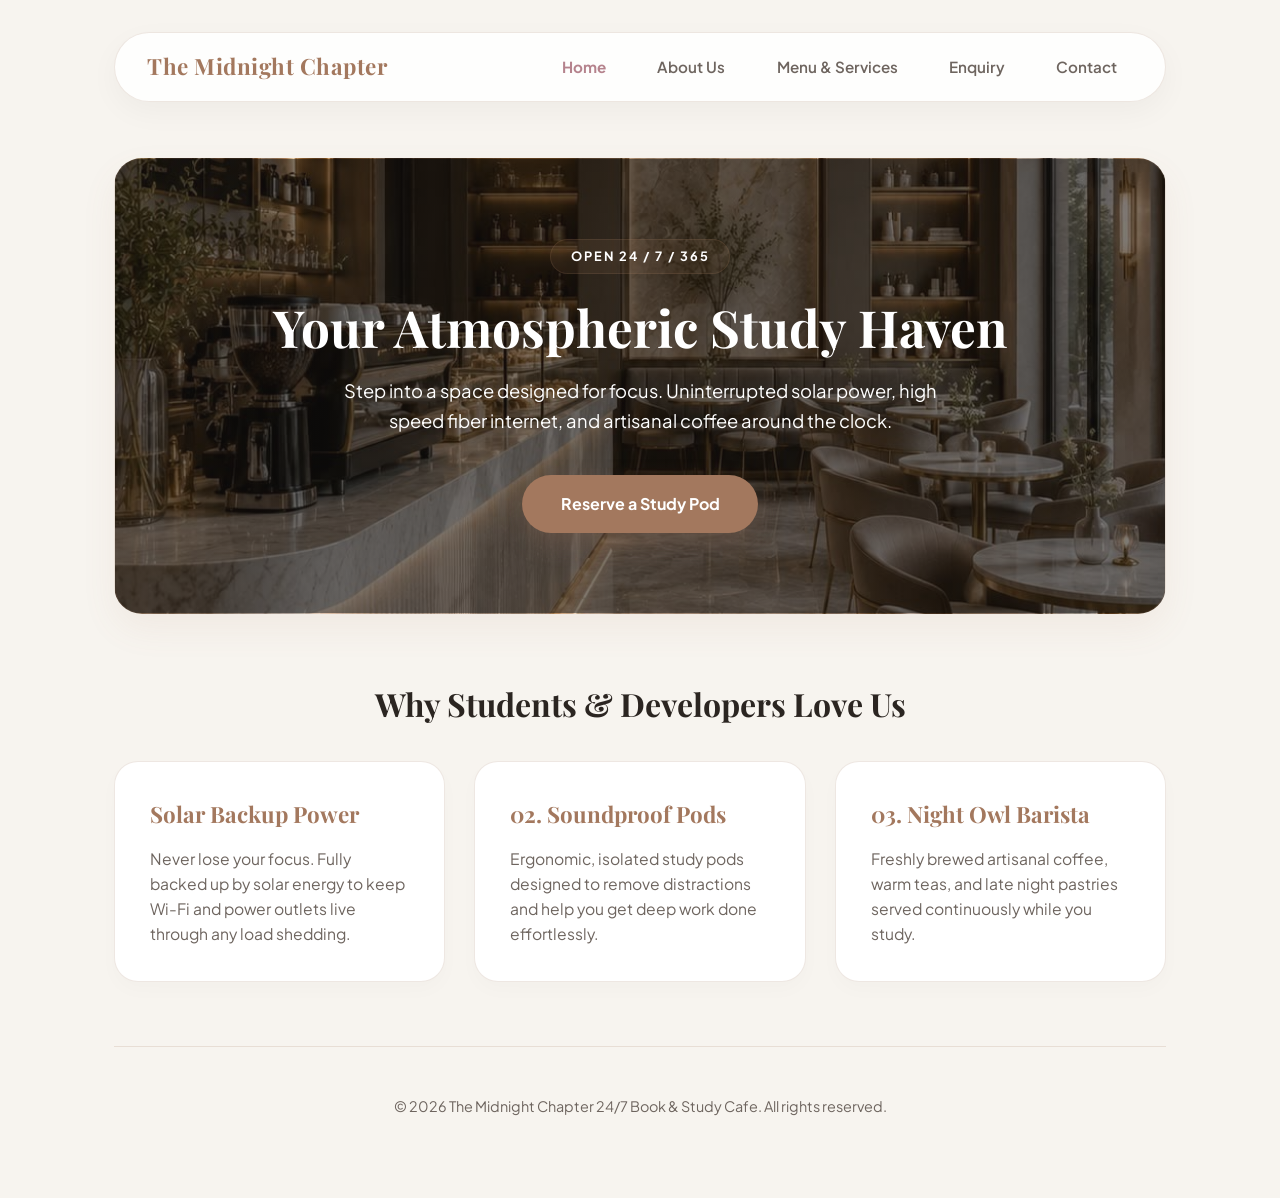
<file: index.html>
<!DOCTYPE html>
<html lang="en">
<head>
    <meta charset="UTF-8">
    <meta name="viewport" content="width=device-width, initial-scale=1.0">
    <title>The Midnight Chapter | 24/7 Book & Study Cafe</title>
    <meta name="description" content="Welcome to The Midnight Chapter, RichardsBay's premier 24/7 book & study cafe. Enjoy high speed fiber Wi-Fi, artisanal espresso, and secure study spaces anytime.">
    <link rel="stylesheet" href="css/styles.css">
    <link rel="stylesheet" href="https://unpkg.com/aos@next/dist/aos.css" />
</head>

<body>

    <header>
        <nav>
            <h2>The Midnight Chapter</h2>
            <button class="nav-toggle" id="navToggle" aria-label="toggle navigation">
            &#9776;
        </button>
        <ul id="navMenu">
                <li><a href="index.html">Home</a></li>
                <li><a href="about.html">About Us</a></li>
                <li><a href="products.html">Menu & Services</a></li>
                <li><a href="enquiry.html">Enquiry</a></li>
                <li><a href="contact.html">Contact</a></li>
            </ul>
        </nav>
    </header>

    <main>
        <!-- HERO SECTION WITH BUTTON & WHITE CARD BACKDROP -->
        <section class="hero" data-aos="fade-up">
            <div class="badge">Open 24 / 7 / 365</div>
            <h1>Your Atmospheric Study Haven</h1>
            <p>Step into a space designed for focus. Uninterrupted solar power, high speed fiber internet, and artisanal coffee around the clock.</p>
            <a href="enquiry.html" class="btn">Reserve a Study Pod</a>
        </section>

        <!-- 3-COLUMN FEATURE GRID -->
        <h2 class="section-title" data-aos="fade-up">Why Students & Developers Love Us</h2>
        <section class="grid">
            <article class="card" data-aos="fade-up" data-aos-delay="100">
                <h3>Solar Backup Power</h3>
                <p>Never lose your focus. Fully backed up by solar energy to keep Wi-Fi and power outlets live through any load shedding.</p>
            </article>

            <article class="card" data-aos="fade-up" data-aos-delay="200">
                <h3>02. Soundproof Pods</h3>
                <p>Ergonomic, isolated study pods designed to remove distractions and help you get deep work done effortlessly.</p>
            </article>

            <article class="card" data-aos="fade-up" data-aos-delay="300">
                <h3>03. Night Owl Barista</h3>
                <p>Freshly brewed artisanal coffee, warm teas, and late night pastries served continuously while you study.</p>
            </article>
        </section>
    </main>

    <footer>
        <p>&copy; 2026 The Midnight Chapter 24/7 Book & Study Cafe. All rights reserved.</p>
    </footer>

    <!-- LIGHTBOX MODAL OVERLAY -->
    <div id="lightboxModal" style="display: none; position: fixed; z-index: 9999; top: 0; left: 0; width: 100%; height: 100%; background-color: rgba(0, 0, 0, 0.85); justify-content: center; align-items: center; cursor: pointer;">
        <span style="position: absolute; top: 20px; right: 30px; color: #fff; font-size: 40px; font-weight: bold; cursor: pointer;">&times;</span>
        <img id="lightboxImg" style="max-width: 90%; max-height: 85vh; object-fit: contain; border-radius: 8px; box-shadow: 0 5px 25px rgba(0,0,0,0.5);">
    </div>

    <!-- AOS Animations JS -->
    <script src="https://unpkg.com/aos@next/dist/aos.js"></script>
    <script>
      AOS.init({
        duration: 800, // Animation speed (in milliseconds)
        once: true     // Animates only once when scrolling down
      });
    </script>
    <script src="js/script.js" defer></script>
</body>
</html>
</file>
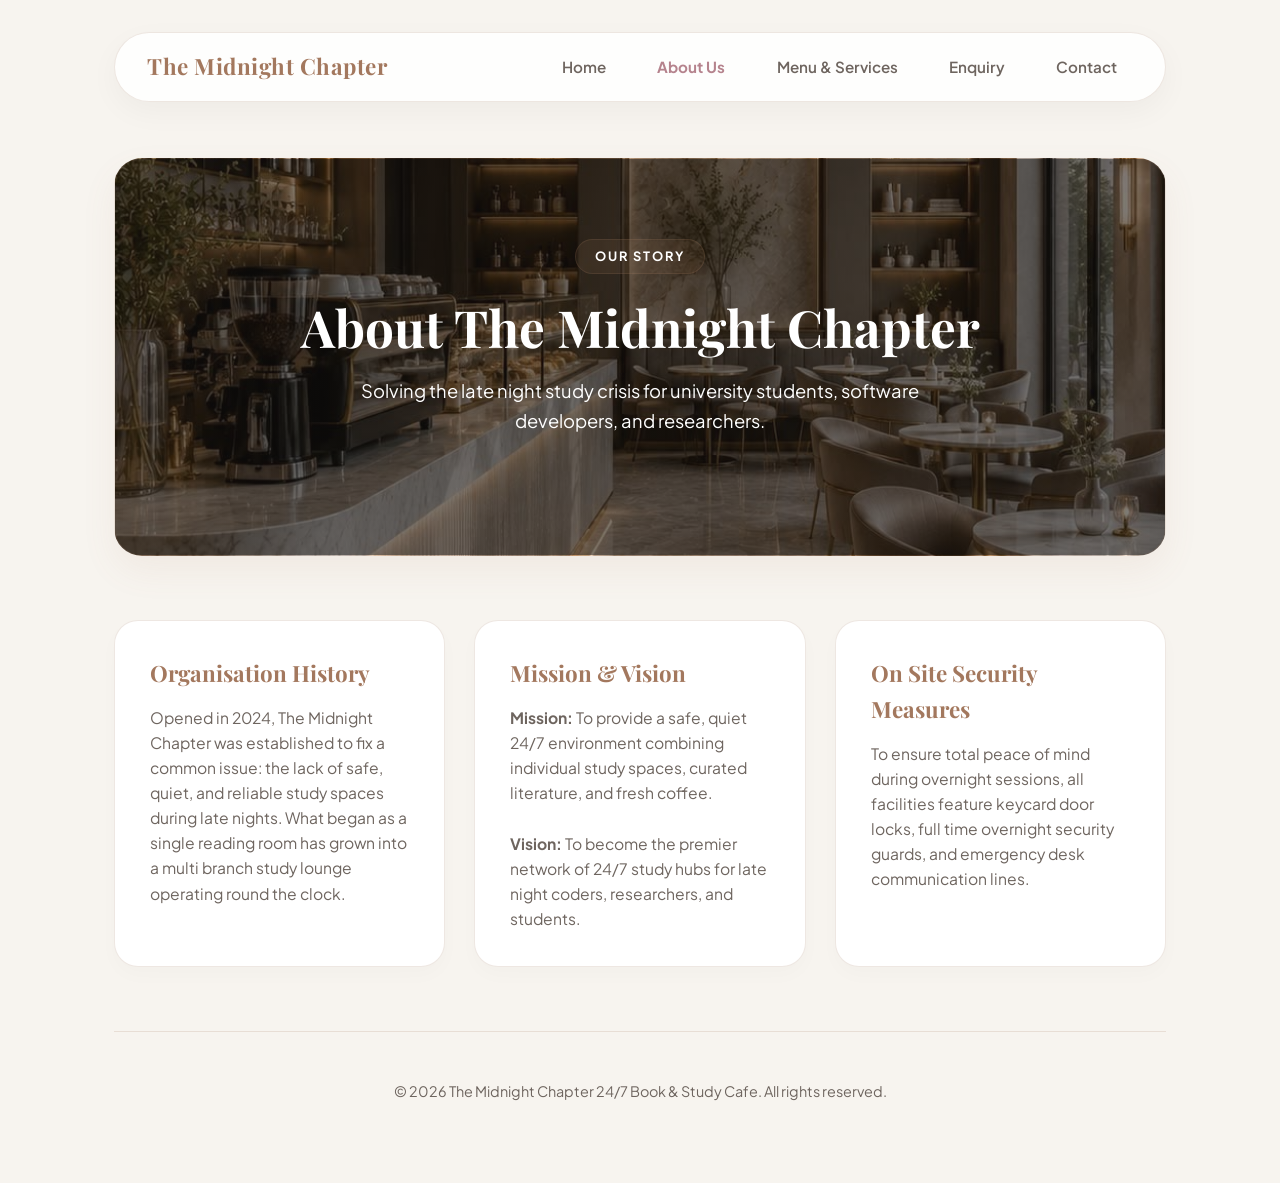
<file: about.html>
<!DOCTYPE html>
<html lang="en">
<head>
    <meta charset="UTF-8">
    <meta name="viewport" content="width=device-width, initial-scale=1.0">
    <title>About Us | The Midnight Chapter</title>
    <meta name="description" content="Learn about The Midnight Chapter's mission to provide students and night owls in Nelspruit with safe, quiet, and well-equipped 24/7 study lounges.">
    <link rel="stylesheet" href="css/styles.css">
    <link rel="stylesheet" href="https://unpkg.com/aos@next/dist/aos.css" />
</head>
<body>

    <header>
        <nav>
            <h2>The Midnight Chapter</h2>
            <button class="nav-toggle" id="navToggle" aria-label="toggle navigation">
            &#9776;
        </button>
        <ul id="navMenu">
                <li><a href="index.html">Home</a></li>
                <li><a href="about.html">About Us</a></li>
                <li><a href="products.html">Menu & Services</a></li>
                <li><a href="enquiry.html">Enquiry</a></li>
                <li><a href="contact.html">Contact</a></li>
            </ul>
        </nav>
    </header>

    <main>
        <section class="hero" data-aos="fade-up">
            <div class="badge">Our Story</div>
            <h1>About The Midnight Chapter</h1>
            <p>Solving the late night study crisis for university students, software developers, and researchers.</p>
        </section>

        <section class="grid">
            <article class="card" data-aos="fade-up">
                <h3>Organisation History</h3>
                <p>Opened in 2024, The Midnight Chapter was established to fix a common issue: the lack of safe, quiet, and reliable study spaces during late nights. What began as a single reading room has grown into a multi branch study lounge operating round the clock.</p>
            </article>

            <article class="card" data-aos="fade-up">
                <h3>Mission & Vision</h3>
                <p><strong>Mission:</strong> To provide a safe, quiet 24/7 environment combining individual study spaces, curated literature, and fresh coffee.</p>
                <br>
                <p><strong>Vision:</strong> To become the premier network of 24/7 study hubs for late night coders, researchers, and students.</p>
            </article>

            <article class="card" data-aos="fade-up">
                <h3>On Site Security Measures</h3>
                <p>To ensure total peace of mind during overnight sessions, all facilities feature keycard door locks, full time overnight security guards, and emergency desk communication lines.</p>
            </article>
        </section>
    </main>

    <footer>
        <p>&copy; 2026 The Midnight Chapter 24/7 Book & Study Cafe. All rights reserved.</p>
    </footer>

    <!-- AOS Animations JS -->
    <script src="https://unpkg.com/aos@next/dist/aos.js"></script>
    <script>
      AOS.init({
        duration: 800, // Animation speed (in milliseconds)
        once: true     // Animates only once when scrolling down
      });
    </script>
    <script src="js/script.js" defer></script>
</body>
</html>
</file>
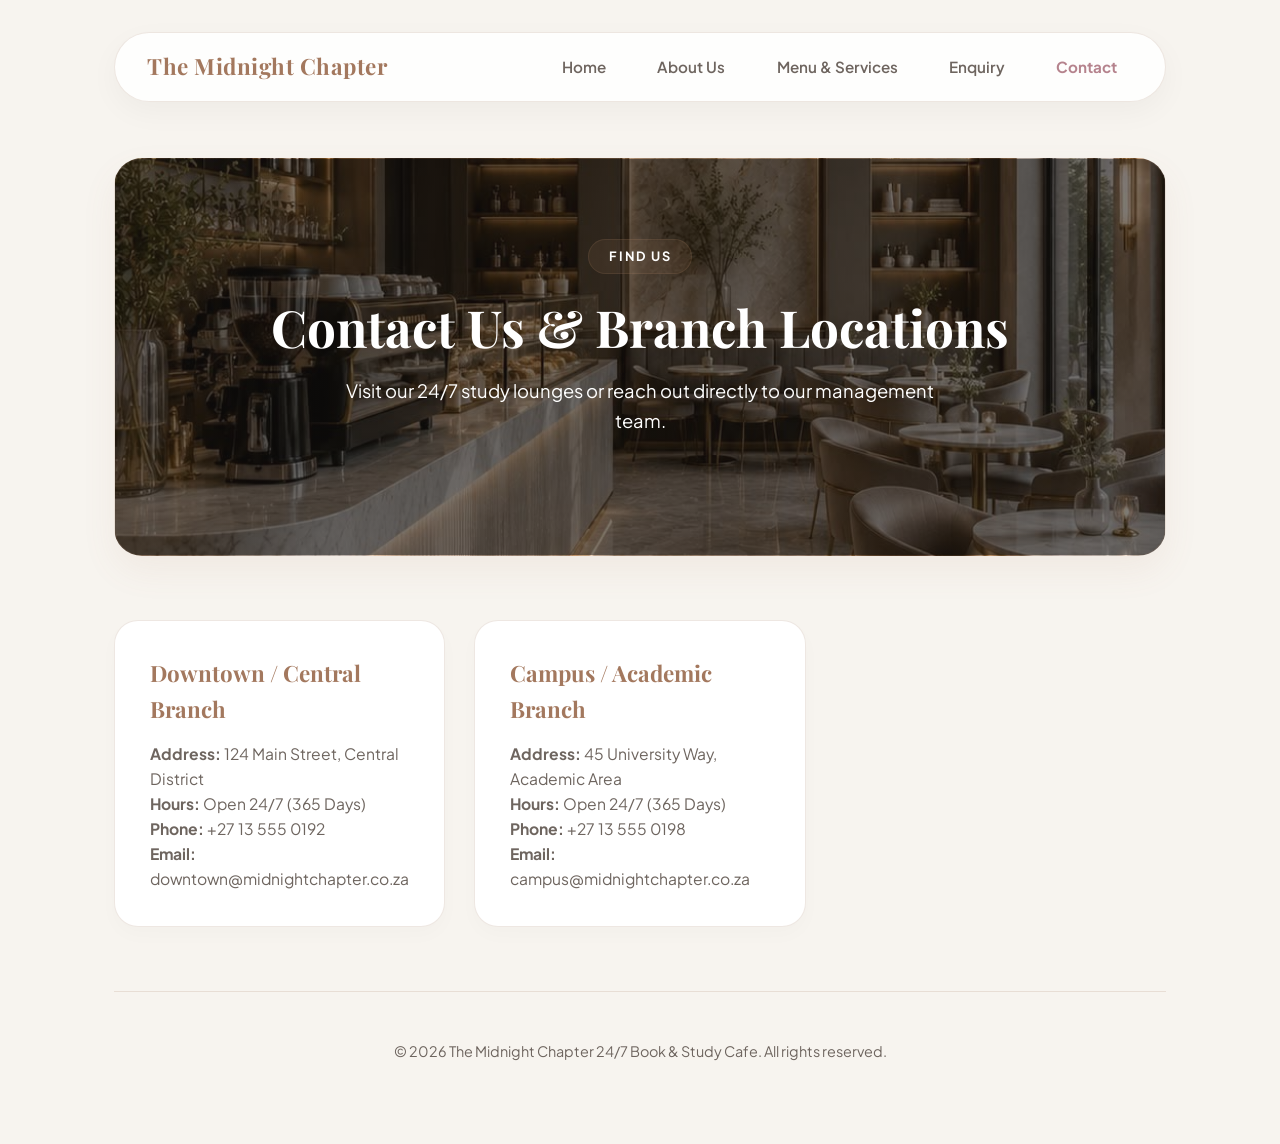
<file: contact.html>
<!DOCTYPE html>
<html lang="en">
<head>
    <meta charset="UTF-8">
    <meta name="viewport" content="width=device-width, initial-scale=1.0">
    <title>Contact & Locations | The Midnight Chapter</title>
    <meta name="description" content="Get in touch with The Midnight Chapter team or view operating hours and branch information for our 24/7 study lounges.">
    <link rel="stylesheet" href="css/styles.css">
    <!-- AOS Animations CSS -->
    <link rel="stylesheet" href="https://unpkg.com/aos@next/dist/aos.css" />
</head>
<body>

    <header>
        <nav>
            <h2>The Midnight Chapter</h2>
            <button class="nav-toggle" id="navToggle" aria-label="toggle navigation">
                &#9776;
            </button>
            <ul id="navMenu">
                <li><a href="index.html">Home</a></li>
                <li><a href="about.html">About Us</a></li>
                <li><a href="products.html">Menu & Services</a></li>
                <li><a href="enquiry.html">Enquiry</a></li>
                <li><a href="contact.html">Contact</a></li>
            </ul>
        </nav>
    </header>

    <main>
        <section class="hero" data-aos="fade-up">
            <div class="badge">Find Us</div>
            <h1>Contact Us & Branch Locations</h1>
            <p>Visit our 24/7 study lounges or reach out directly to our management team.</p>
        </section>

        <!-- BRANCH CARDS -->
        <section class="grid">
            <article class="card" data-aos="fade-up">
                <h3>Downtown / Central Branch</h3>
                <p><strong>Address:</strong> 124 Main Street, Central District</p>
                <p><strong>Hours:</strong> Open 24/7 (365 Days)</p>
                <p><strong>Phone:</strong> +27 13 555 0192</p>
                <p><strong>Email:</strong> downtown@midnightchapter.co.za</p>
            </article>

            <article class="card" data-aos="fade-up">
                <h3>Campus / Academic Branch</h3>
                <p><strong>Address:</strong> 45 University Way, Academic Area</p>
                <p><strong>Hours:</strong> Open 24/7 (365 Days)</p>
                <p><strong>Phone:</strong> +27 13 555 0198</p>
                <p><strong>Email:</strong> campus@midnightchapter.co.za</p>
            </article>
        </section>
    </main>

    <footer>
        <p>&copy; 2026 The Midnight Chapter 24/7 Book & Study Cafe. All rights reserved.</p>
    </footer>
    
    <script src="https://unpkg.com/aos@next/dist/aos.js"></script>
    <script>
      AOS.init({
        duration: 800, // Animation speed (in milliseconds)
        once: true     // Animates only once when scrolling down
      });
    </script>
    <script src="js/script.js" defer></script>
</body>
</html>
</file>
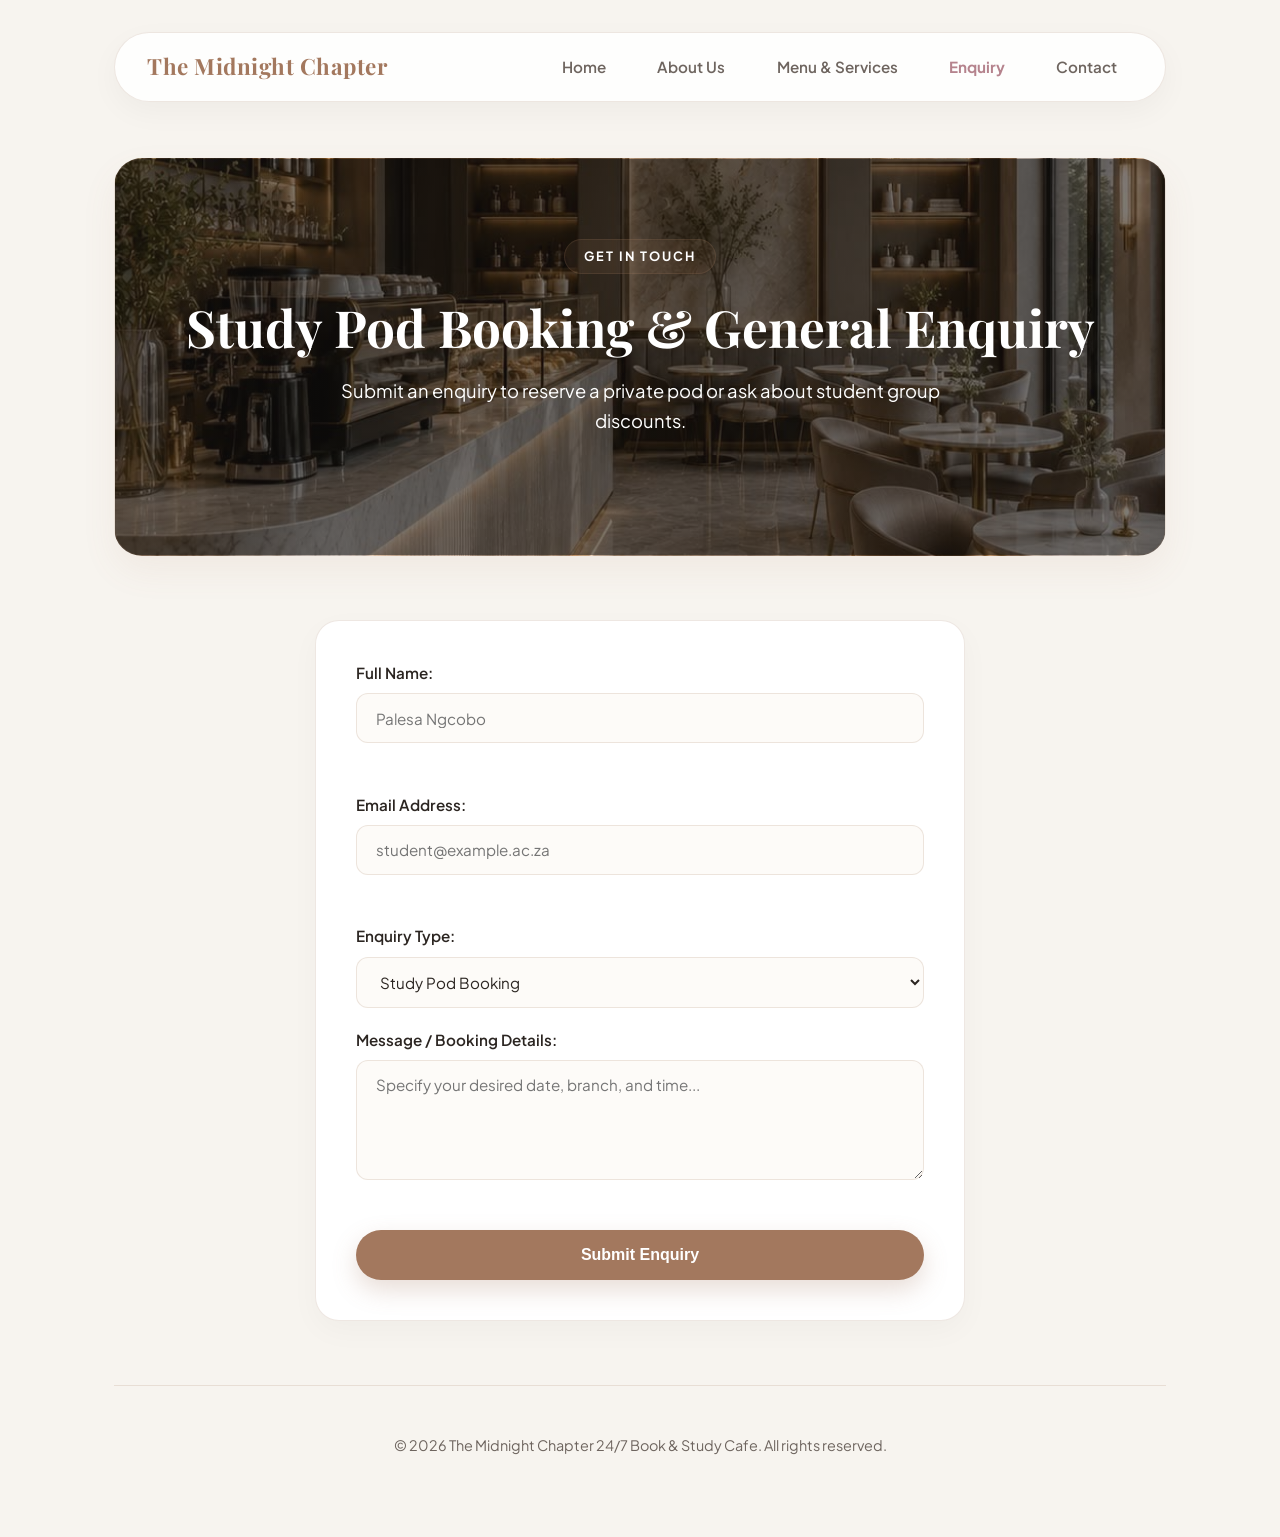
<file: enquiry.html>
<!DOCTYPE html>
<html lang="en">
<head>
    <meta charset="UTF-8">
    <meta name="viewport" content="width=device-width, initial-scale=1.0">
    <title>Enquiry | The Midnight Chapter</title>
    <meta name="description" content="Reserve a private study pod or inquire about student group discounts at The Midnight Chapter. Submit your booking details online today.">
    <link rel="stylesheet" href="css/styles.css">
    <link rel="stylesheet" href="https://unpkg.com/aos@next/dist/aos.css" />
</head>
<body>

    <header>
        <nav>
            <h2>The Midnight Chapter</h2>
            <button class="nav-toggle" id="navToggle" aria-label="toggle navigation">
                &#9776;
            </button>
            <ul id="navMenu">
                <li><a href="index.html">Home</a></li>
                <li><a href="about.html">About Us</a></li>
                <li><a href="products.html">Menu & Services</a></li>
                <li><a href="enquiry.html">Enquiry</a></li>
                <li><a href="contact.html">Contact</a></li>
            </ul>
        </nav>
    </header>

    <main>
        <section class="hero" data-aos="fade-up">
            <div class="badge">Get In Touch</div>
            <h1>Study Pod Booking & General Enquiry</h1>
            <p>Submit an enquiry to reserve a private pod or ask about student group discounts.</p>
        </section>

        <section class="form-container" data-aos="fade-up" data-aos-delay="100">
            <form id="enquiryForm" action="https://formspree.io/f/mjyvjvpw" method="post">
                <div class="form-group">
                    <label for="name">Full Name:</label>
                    <input type="text" id="name" name="name" placeholder="Palesa Ngcobo" pattern="[A-Za-z\s]+" title="Please enter letters only" required>
                    <span class="error-msg" id="nameError"></span>
                </div>

                <div class="form-group">
                    <label for="email">Email Address:</label>
                    <input type="email" id="email" name="email" placeholder="student@example.ac.za">
                    <span class="error-msg" id="emailError"></span>
                </div>

                <div class="form-group">
                    <label for="type">Enquiry Type:</label>
                    <select id="type" name="type">
                        <option value="pod">Study Pod Booking</option>
                        <option value="membership">Membership Info</option>
                        <option value="general">General Question</option>
                    </select>
                </div>

                <div class="form-group">
                    <label for="message">Message / Booking Details:</label>
                    <textarea id="message" name="message" placeholder="Specify your desired date, branch, and time..."></textarea>
                    <span class="error-msg" id="messageError"></span>
                </div>

                <button type="submit" class="btn">Submit Enquiry</button>
            </form>
        </section>
    </main>

    <footer>
        <p>&copy; 2026 The Midnight Chapter 24/7 Book & Study Cafe. All rights reserved.</p>
    </footer>

    <!-- AOS Animations JS -->
    <script src="https://unpkg.com/aos@next/dist/aos.js"></script>
    <script>
      AOS.init({
        duration: 800, // Animation speed (in milliseconds)
        once: true     // Animates only once when scrolling down
      });
    </script>
    <script src="js/script.js" defer></script>
</body>
</html>
</file>
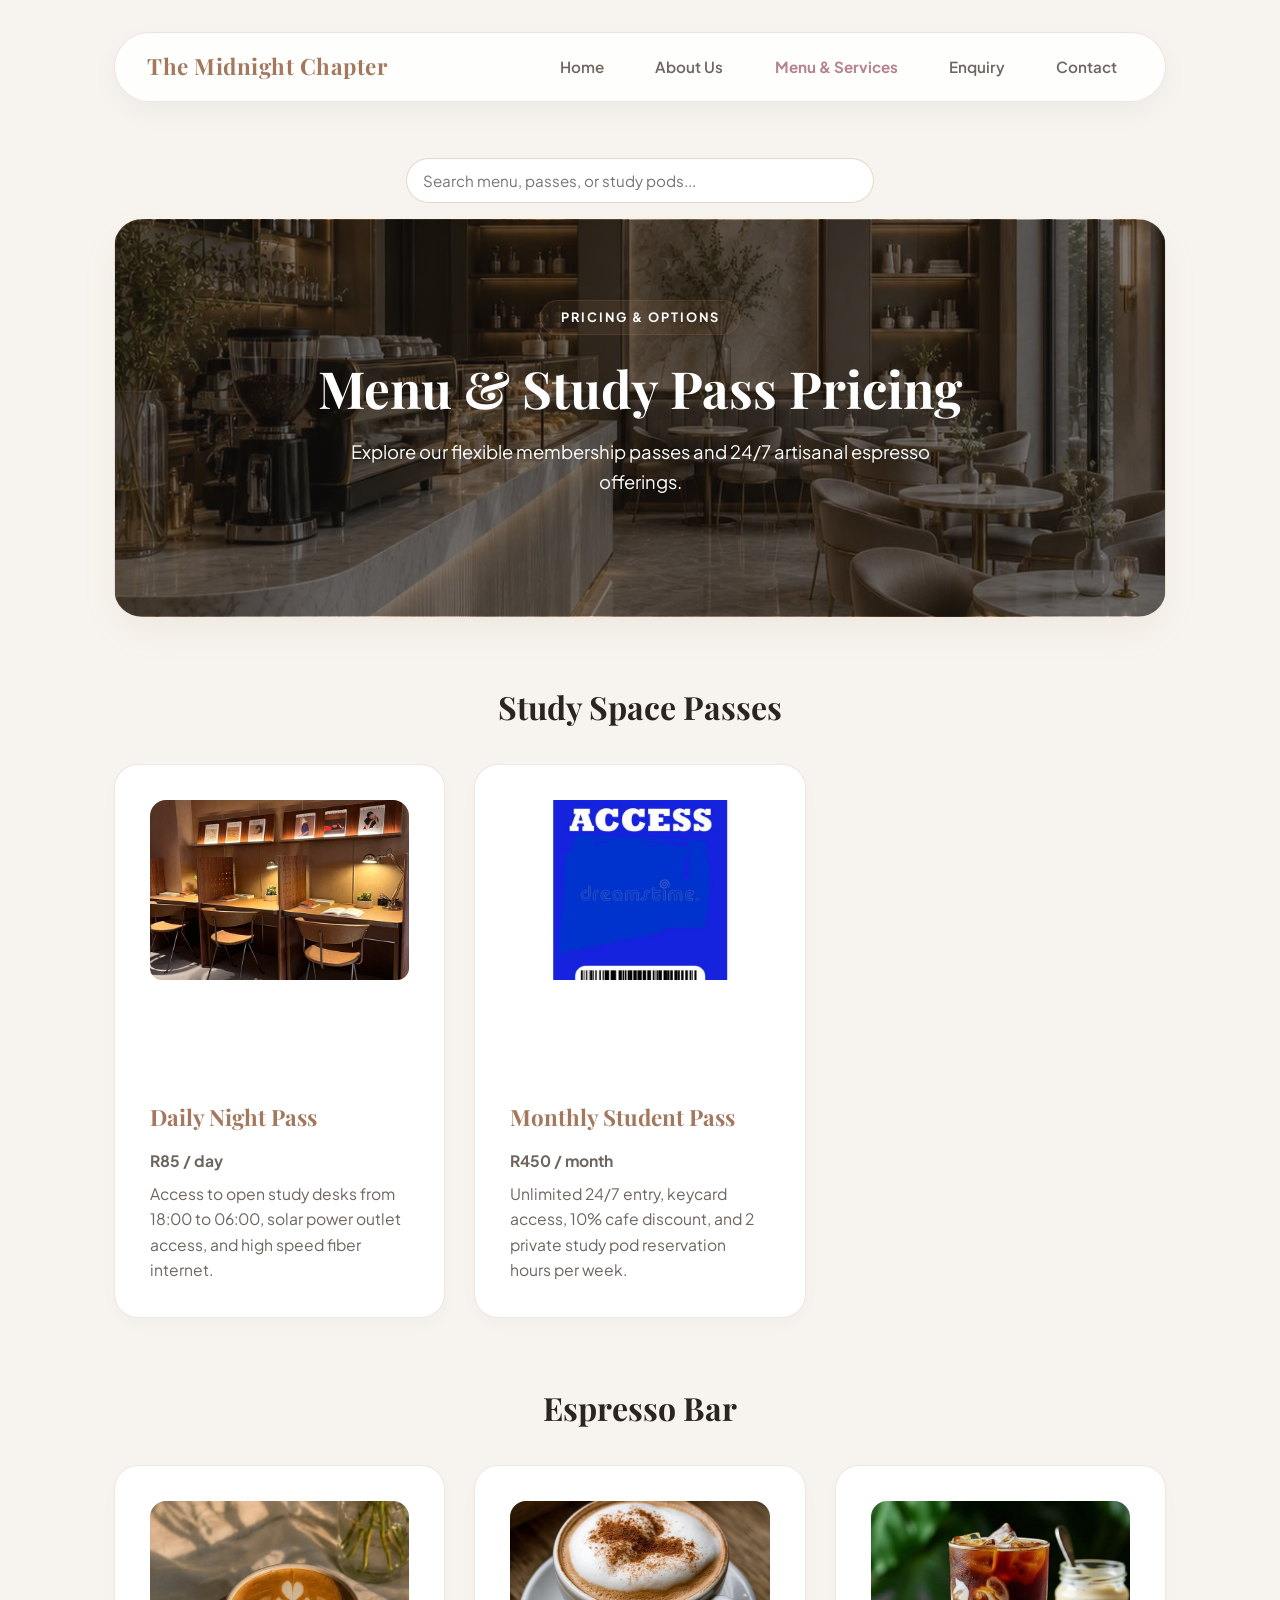
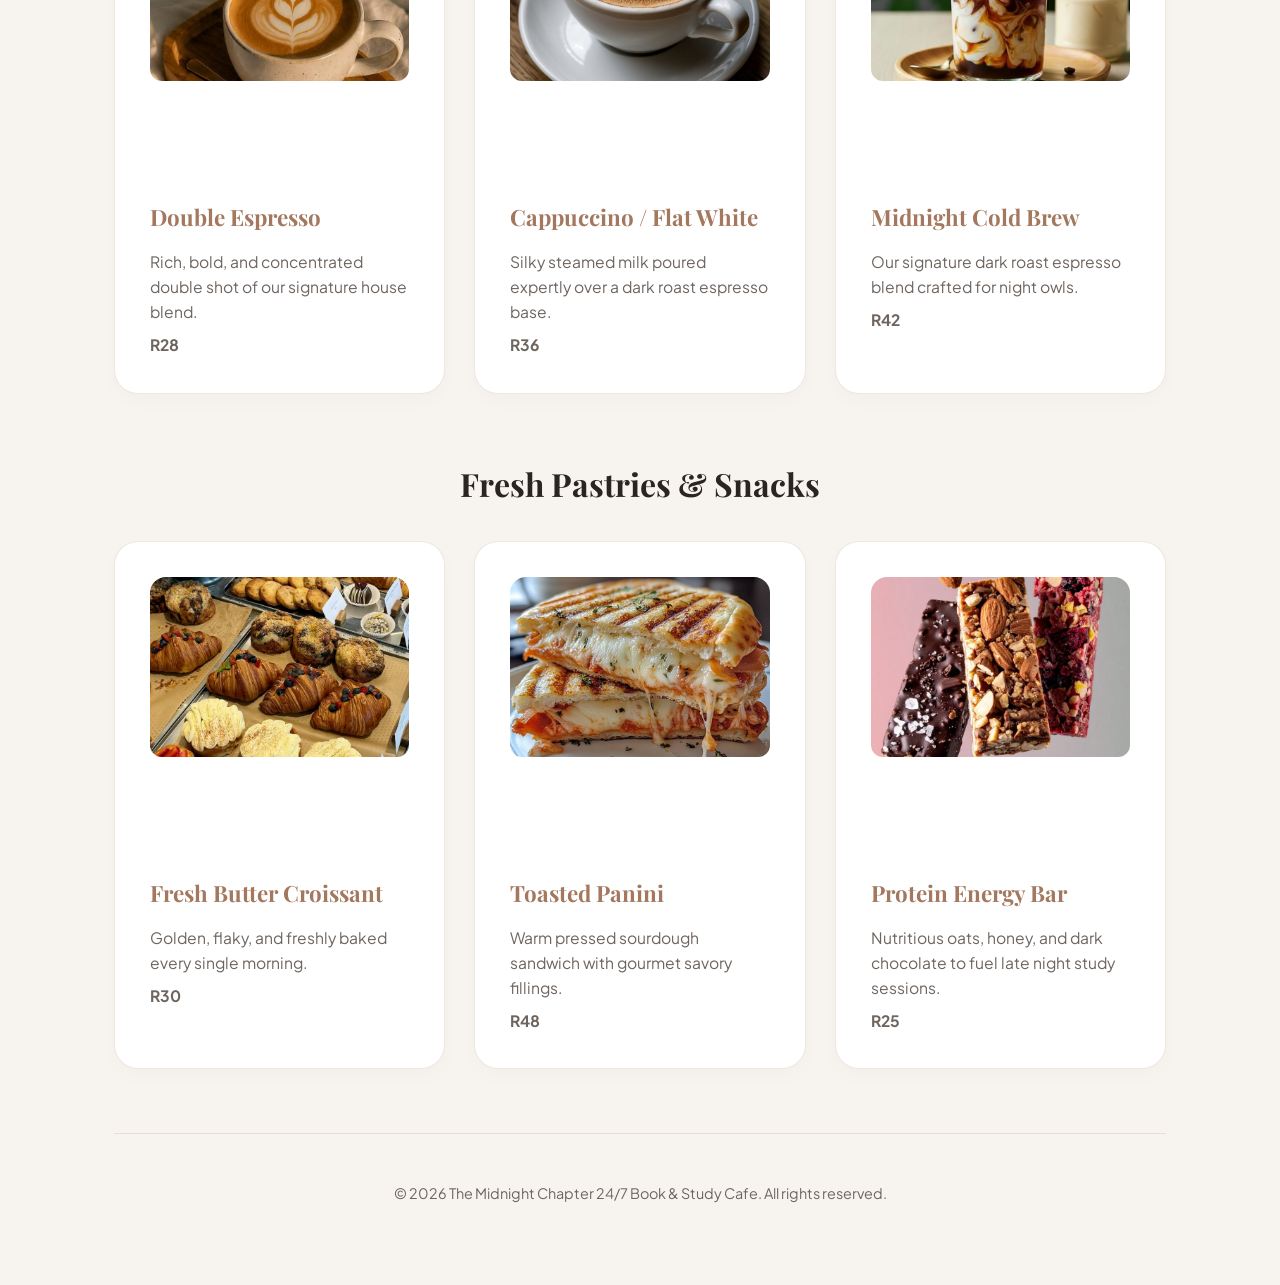
<file: products.html>
<!DOCTYPE html>
<html lang="en">
<head>
    <meta charset="UTF-8">
    <meta name="viewport" content="width=device-width, initial-scale=1.0">
    <title>Menu & Services | The Midnight Chapter</title>
    <meta name="description" content="Browse our 24/7 cafe menu and membership packages. Enjoy double espresso, fresh pastries, and flexible daily or monthly study pod passes.">
    <link rel="stylesheet" href="css/styles.css">
    <link rel="stylesheet" href="https://unpkg.com/aos@next/dist/aos.css" />
</head>

<body>

    <header>
        <nav>
            <h2>The Midnight Chapter</h2>
            <button class="nav-toggle" id="navToggle" aria-label="toggle navigation">
            &#9776;
        </button>
        <ul id="navMenu">
                <li><a href="index.html">Home</a></li>
                <li><a href="about.html">About Us</a></li>
                <li><a href="products.html">Menu & Services</a></li>
                <li><a href="enquiry.html">Enquiry</a></li>
                <li><a href="contact.html">Contact</a></li>
            </ul>
        </nav>
    </header>

    <main>
        <div class="search-section" style="text-align: center; margin: 1rem auto; max-width: 500px; padding: 0 1rem;" data-aos="fade-up">
            <input type="text" id="searchInput" placeholder="Search menu, passes, or study pods..." style="width: 100%; padding: 0.75rem 1rem; border-radius: 30px; border: 1px solid rgba(198, 156, 109, 0.4); background-color: #FFFFFF; font-family: 'Plus Jakarta Sans', sans-serif; font-size: 0.95rem; outline: none;">
        </div>

        <section class="hero" data-aos="fade-up">
            <div class="badge">Pricing & Options</div>
            <h1>Menu & Study Pass Pricing</h1>
            <p>Explore our flexible membership passes and 24/7 artisanal espresso offerings.</p>
        </section>

        <!-- === STUDY SPACE PASSES === -->
        <h2 class="section-title" data-aos="fade-up">Study Space Passes</h2>
        <section class="grid">
            <article class="card" data-aos="fade-up">
                <div class="card-img-wrapper">
                    <img src="images/Studypod.jpg" alt="Daily Night Pass">
                </div>
                <h3>Daily Night Pass</h3>
                <p><strong>R85 / day</strong></p>
                <p style="margin-top: 0.5rem;">Access to open study desks from 18:00 to 06:00, solar power outlet access, and high speed fiber internet.</p>
            </article>

            <article class="card" data-aos="fade-up">
                <div class="card-img-wrapper">
                    <img src="images/student-pass.jpg" alt="Monthly Student Pass">
                </div>
                <h3>Monthly Student Pass</h3>
                <p><strong>R450 / month</strong></p>
                <p style="margin-top: 0.5rem;">Unlimited 24/7 entry, keycard access, 10% cafe discount, and 2 private study pod reservation hours per week.</p>
            </article>
        </section>

        <!-- === ESPRESSO BAR === -->
        <h2 class="section-title" data-aos="fade-up">Espresso Bar</h2>
        <section class="grid">
            <article class="card" data-aos="fade-up">
                <div class="card-img-wrapper">
                    <img src="images/coffee.jpg" alt="Double Espresso">
                </div>
                <h3>Double Espresso</h3>
                <p>Rich, bold, and concentrated double shot of our signature house blend.</p>
                <p style="margin-top: 0.5rem;"><strong>R28</strong></p>
            </article>

            <article class="card" data-aos="fade-up">
                <div class="card-img-wrapper">
                    <img src="images/Cappuccino flat white.jpg" alt="Cappuccino / Flat White">
                </div>
                <h3>Cappuccino / Flat White</h3>
                <p>Silky steamed milk poured expertly over a dark roast espresso base.</p>
                <p style="margin-top: 0.5rem;"><strong>R36</strong></p>
            </article>

            <article class="card" data-aos="fade-up" data-keywords="espresso dark roast coffee brew midnight">
                <div class="card-img-wrapper">
                    <img src="images/midnight-cold-brew.jpg" alt="Midnight Cold Brew">
                </div>
                <h3>Midnight Cold Brew</h3>
                <p>Our signature dark roast espresso blend crafted for night owls.</p>
                <p style="margin-top: 0.5rem;"><strong>R42</strong></p>
            </article>
        </section>

        <!-- === FRESH PASTRIES & SNACKS === -->
        <h2 class="section-title" data-aos="fade-up">Fresh Pastries & Snacks</h2>
        <section class="grid">
            <article class="card" data-aos="fade-up" data-keywords="fresh pastries pastry snack baked croissant food">
                <div class="card-img-wrapper">
                    <img src="images/pastry.jpg" alt="Fresh Butter Croissant">
                </div>
                <h3>Fresh Butter Croissant</h3>
                <p>Golden, flaky, and freshly baked every single morning.</p>
                <p style="margin-top: 0.5rem;"><strong>R30</strong></p>
            </article>

            <article class="card" data-aos="fade-up" data-keywords="fresh pastries pastry snack baked croissant food">
                <div class="card-img-wrapper">
                    <img src="images/Toasted Panini.jpg" alt="Toasted Panini">
                </div>
                <h3>Toasted Panini</h3>
                <p>Warm pressed sourdough sandwich with gourmet savory fillings.</p>
                <p style="margin-top: 0.5rem;"><strong>R48</strong></p>
            </article>

            <article class="card" data-aos="fade-up" data-keywords="fresh pastries pastry snack baked croissant food">
                <div class="card-img-wrapper">
                    <img src="images/Protein Energy Bar.jpg" alt="Protein Energy Bar">
                </div>
                <h3>Protein Energy Bar</h3>
                <p>Nutritious oats, honey, and dark chocolate to fuel late night study sessions.</p>
                <p style="margin-top: 0.5rem;"><strong>R25</strong></p>
            </article>
        </section>
    </main>

    <footer>
        <p>&copy; 2026 The Midnight Chapter 24/7 Book & Study Cafe. All rights reserved.</p>
    </footer>

    <!-- LIGHTBOX MODAL OVERLAY -->
    <div id="lightboxModal" style="display: none; position: fixed; z-index: 9999; top: 0; left: 0; width: 100%; height: 100%; background-color: rgba(0, 0, 0, 0.85); justify-content: center; align-items: center; cursor: pointer;">
        <span style="position: absolute; top: 20px; right: 30px; color: #fff; font-size: 40px; font-weight: bold; cursor: pointer;">&times;</span>
        <img id="lightboxImg" style="max-width: 90%; max-height: 85vh; object-fit: contain; border-radius: 8px; box-shadow: 0 5px 25px rgba(0,0,0,0.5);">
    </div>

    <!-- AOS Animations JS -->
    <script src="https://unpkg.com/aos@next/dist/aos.js"></script>
    <script>
      AOS.init({
        duration: 800, // Animation speed (in milliseconds)
        once: true     // Animates only once when scrolling down
      });
    </script>
    <script src="js/script.js" defer></script>
</body>
</html>
</file>
<file: css/styles.css>
/* --- 1. FONTS & RESET --- */
@import url('https://fonts.googleapis.com/css2?family=Plus+Jakarta+Sans:wght@400;500;600;700&family=Playfair+Display:ital,wght@0,600;1,400&display=swap');

* {
    margin: 0;
    padding: 0;
    box-sizing: border-box;
}

/* --- VANILLA OAT LATTE PALETTE --- */
:root {
    --bg-dark: #F7F4EF;                 /* Warm vanilla cream base */
    --bg-card: #FFFFFF;                 /* Bright white cards */
    --bg-card-hover: #F2ECE4;           /* Warm oat hover tint */
    --accent-rose: #A3785E;             /* Rich warm mocha/caramel */
    --accent-glow: rgba(163, 120, 94, 0.12); /* Subtle warm lighting */
    --text-primary: #2B2521;            /* Dark espresso text (easy to read) */
    --text-muted: #6E655F;              /* Muted warm grey text */
    --border-glass: rgba(163, 120, 94, 0.18); /* Soft aesthetic border */
}

/* --- 2. ATMOSPHERIC BACKGROUND --- */
body {
    background-color: var(--bg-dark);
    color: var(--text-primary);
    font-family: 'Plus Jakarta Sans', sans-serif;
    line-height: 1.6;
    padding: 2rem 1.5rem;
    max-width: 1100px;
    margin: 0 auto;
}
h1, h2, h3 {
    font-family: 'Playfair Display', Georgia, serif;
}

/* --- 3. FROSTED NAVIGATION BAR --- */
header {
    position: sticky;
    top: 1.5rem;
    z-index: 100;
    background: rgba(255, 255, 255, 0.85);
    backdrop-filter: blur(16px);
    -webkit-backdrop-filter: blur(16px);
    padding: 1rem 2rem;
    border-radius: 100px;
    margin-bottom: 3.5rem;
    border: 1px solid var(--border-glass);
    box-shadow: 0 10px 30px rgba(0, 0, 0, 0.04);
}

nav {
    display: flex;
    justify-content: space-between;
    align-items: center;
}

nav h2 {
    font-size: 1.4rem;
    color: var(--accent-rose);
    letter-spacing: 0.5px;
}

nav ul {
    display: flex;
    list-style: none;
    gap: 1.2rem;
}

nav a {
    color: var(--text-muted);
    text-decoration: none;
    font-size: 0.95rem;
    font-weight: 600;
    padding: 0.5rem 1rem;
    border-radius: 50px;
    transition: all 0.3s cubic-bezier(0.4, 0, 0.2, 1);
}

nav a:hover {
    color: var(--accent-rose);
    background: var(--accent-glow);
}

/* --- 4. HERO SECTION --- */
.hero {
    position: relative;
    background-image: linear-gradient(rgba(20, 18, 16, 0.55), rgba(20, 18, 16, 0.55)), url('../images/hero-bg.jpg');
    background-size: cover;
    background-position: center;
    background-repeat: no-repeat;
    padding: 5rem 2.5rem;
    border-radius: 28px;
    text-align: center;
    margin-bottom: 4rem;
    border: 1px solid var(--border-glass);
    box-shadow: 0 15px 35px rgba(163, 120, 94, 0.08);
    overflow: hidden;
}

/* Forces text inside hero to stand out sharply in white */
.hero h1, 
.hero p,
.hero .badge {
    color: #FFFFFF !important;
}

.badge {
    display: inline-flex;
    align-items: center;
    gap: 8px;
    background: var(--accent-glow);
    border: 1px solid var(--border-glass);
    color: var(--accent-rose);
    padding: 0.4rem 1.2rem;
    border-radius: 50px;
    font-size: 0.8rem;
    font-weight: 700;
    letter-spacing: 2px;
    text-transform: uppercase;
    margin-bottom: 1.5rem;
}

.hero h1 {
    font-size: 3.2rem;
    line-height: 1.15;
    margin-bottom: 1.2rem;
    color: var(--text-primary);
}

.hero p {
    color: var(--text-muted);
    font-size: 1.15rem;
    max-width: 620px;
    margin: 0 auto 2.5rem auto;
}

/* CALL-TO-ACTION BUTTON */
.btn {
    display: inline-block;
    background: var(--accent-rose);
    color: #FFFFFF !important;
    padding: 1rem 2.4rem;
    border-radius: 50px;
    font-weight: 700;
    font-size: 1rem;
    text-decoration: none;
    transition: all 0.3s cubic-bezier(0.4, 0, 0.2, 1);
    box-shadow: 0 10px 25px rgba(163, 120, 94, 0.25);
}

.btn:hover {
    transform: translateY(-3px);
    box-shadow: 0 15px 30px rgba(163, 120, 94, 0.35);
}

/* --- 5. CARDS GRID --- */
.section-title {
    font-size: 2rem;
    margin-bottom: 2rem;
    text-align: center;
    color: var(--text-primary);
}

.grid {
    display: grid;
    grid-template-columns: repeat(3, 1fr);
    gap: 1.8rem;
    margin-bottom: 4rem;
}

article, .card {
    background: var(--bg-card);
    padding: 2.2rem;
    border-radius: 24px;
    border: 1px solid var(--border-glass);
    transition: all 0.4s cubic-bezier(0.16, 1, 0.3, 1);
    box-shadow: 0 8px 20px rgba(0, 0, 0, 0.02);
}

article:hover, .card:hover {
    transform: translateY(-6px);
    background: var(--bg-card-hover);
    border-color: var(--accent-rose);
    box-shadow: 0 15px 30px rgba(163, 120, 94, 0.12);
}

.card h3 {
    color: var(--accent-rose);
    font-size: 1.4rem;
    margin-bottom: 0.8rem;
}

.card p {
    color: var(--text-muted);
    font-size: 0.98rem;
    line-height: 1.6;
}

/* --- 6. FORMS STYLING --- */
.form-container {
    background: var(--bg-card);
    padding: 2.5rem;
    border-radius: 24px;
    border: 1px solid var(--border-glass);
    max-width: 650px;
    margin: 0 auto 4rem auto;
    box-shadow: 0 10px 30px rgba(0, 0, 0, 0.03);
}

.form-group {
    margin-bottom: 1.5rem;
    display: flex;
    flex-direction: column;
    gap: 0.5rem;
}

label {
    font-size: 0.95rem;
    font-weight: 600;
    color: var(--text-primary);
}

input, select, textarea {
    width: 100%;
    padding: 0.9rem 1.2rem;
    background: #FDFBF8;
    border: 1px solid var(--border-glass);
    border-radius: 12px;
    color: var(--text-primary);
    font-family: inherit;
    font-size: 0.95rem;
    outline: none;
    transition: all 0.3s ease;
}

input:focus, select:focus, textarea:focus {
    border-color: var(--accent-rose);
    background: #FFFFFF;
    box-shadow: 0 0 12px var(--accent-glow);
}

textarea {
    resize: vertical;
    min-height: 120px;
}

button[type="submit"], input[type="submit"] {
    width: 100%;
    cursor: pointer;
    border: none;
}

/* --- 7. FOOTER --- */
footer {
    text-align: center;
    padding: 3rem 0;
    border-top: 1px solid var(--border-glass);
    color: var(--text-muted);
    font-size: 0.9rem;
}

/* RESPONSIVE DESIGN */
@media (max-width: 768px) {
    .grid { grid-template-columns: 1fr; }
    nav { flex-direction: column; gap: 1rem; }
    .hero h1 { font-size: 2.2rem; }
}
/* --- CARD IMAGE CONTAINER --- */
.card-img-wrapper {
  width: 100% !important;
  height: 280px !important; /* Force a taller box */
  border-radius: 16px;
  overflow: hidden;
  margin-bottom: 1.2rem;
}


/* --- FIT AND CROP IMAGES --- */
.card-img-wrapper img {
    width: 100%;
    height: 100%;
    object-fit: cover;
    transition: transform 0.4s ease;
}

/* --- OPTIONAL SMOOTH HOVER ZOOM --- */
.card:hover .card-img-wrapper img {
    transform: scale(1.05);
}
.card-img-wrapper {
    width: 100%;
    height: 180px;
    border-radius: 16px;
    overflow: hidden;
    margin-bottom: 1.2rem;
}

.card-img-wrapper img {
    width: 100%;
    height: 100%;
    object-fit: cover;
    display: block;
}
/* FORCED CARD IMAGE SIZING */
.card img, 
div img {
    width: 100% !important;
    max-height: 180px !important;
    object-fit: cover !important;
    border-radius: 12px !important;
} 
/* Responsive Breakpoints */

/* Tablet View (Screens 768px and smaller) */
@media (max-width: 768px) {
    .grid {
        grid-template-columns: repeat(2, 1fr);
        gap: 1.5rem;
    }
    nav ul {
        gap: 1rem;
    }
}

/* Mobile View (Screens 480px and smaller) */
@media (max-width: 480px) {
    .grid {
        grid-template-columns: 1fr; /* Stacks menu cards into a single column */
    }
    nav ul {
        flex-direction: column; /* Stacks navigation links vertically */
        align-items: center;
    }
    h1 {
        font-size: 1.8rem;
    }
    .card-img-wrapper {
        height: 160px;
    }
}
/* FORCE FULL LIGHTBOX IMAGE VIEW */
#lightboxImg {
  object-fit: contain !important;
  width: auto !important;
  height: auto !important;
  max-width: 90vw !important;
  max-height: 85vh !important;
}
/* FORM VALIDATION STYLES */
.form-group {
  display: flex;
  flex-direction: column;
  margin-bottom: 1.2rem;
}

.error-msg {
  color: #e63946;
  font-size: 0.85rem;
  margin-top: 0.3rem;
  min-height: 1.1rem;
}

input.input-error,
textarea.input-error {
  border: 1.5px solid #e63946 !important;
  background-color: #fff5f5 !important;
}
/* MOBILE NAVIGATION STYLES */
.nav-toggle {
    display: none;
    background: none;
    border: none;
    font-size: 1.8rem;
    color: inherit;
    cursor: pointer;
}

@media (max-width: 768px) {
    .nav-toggle {
        display: block;
    }

    nav {
        display: flex;
        justify-content: space-between;
        align-items: center;
        position: relative;
    }

    nav ul {
        display: none;
        flex-direction: column;
        width: 100%;
        position: absolute;
        top: 100%;
        left: 0;
        background-color: #ffffff;
        box-shadow: 0 4px 12px rgba(0,0,0,0.1);
        padding: 1rem 0;
        z-index: 100;
    }

    nav ul.nav-open {
        display: flex;
    }

    nav ul li {
        text-align: center;
        margin: 0.5rem 0;
    }
}
</file>
